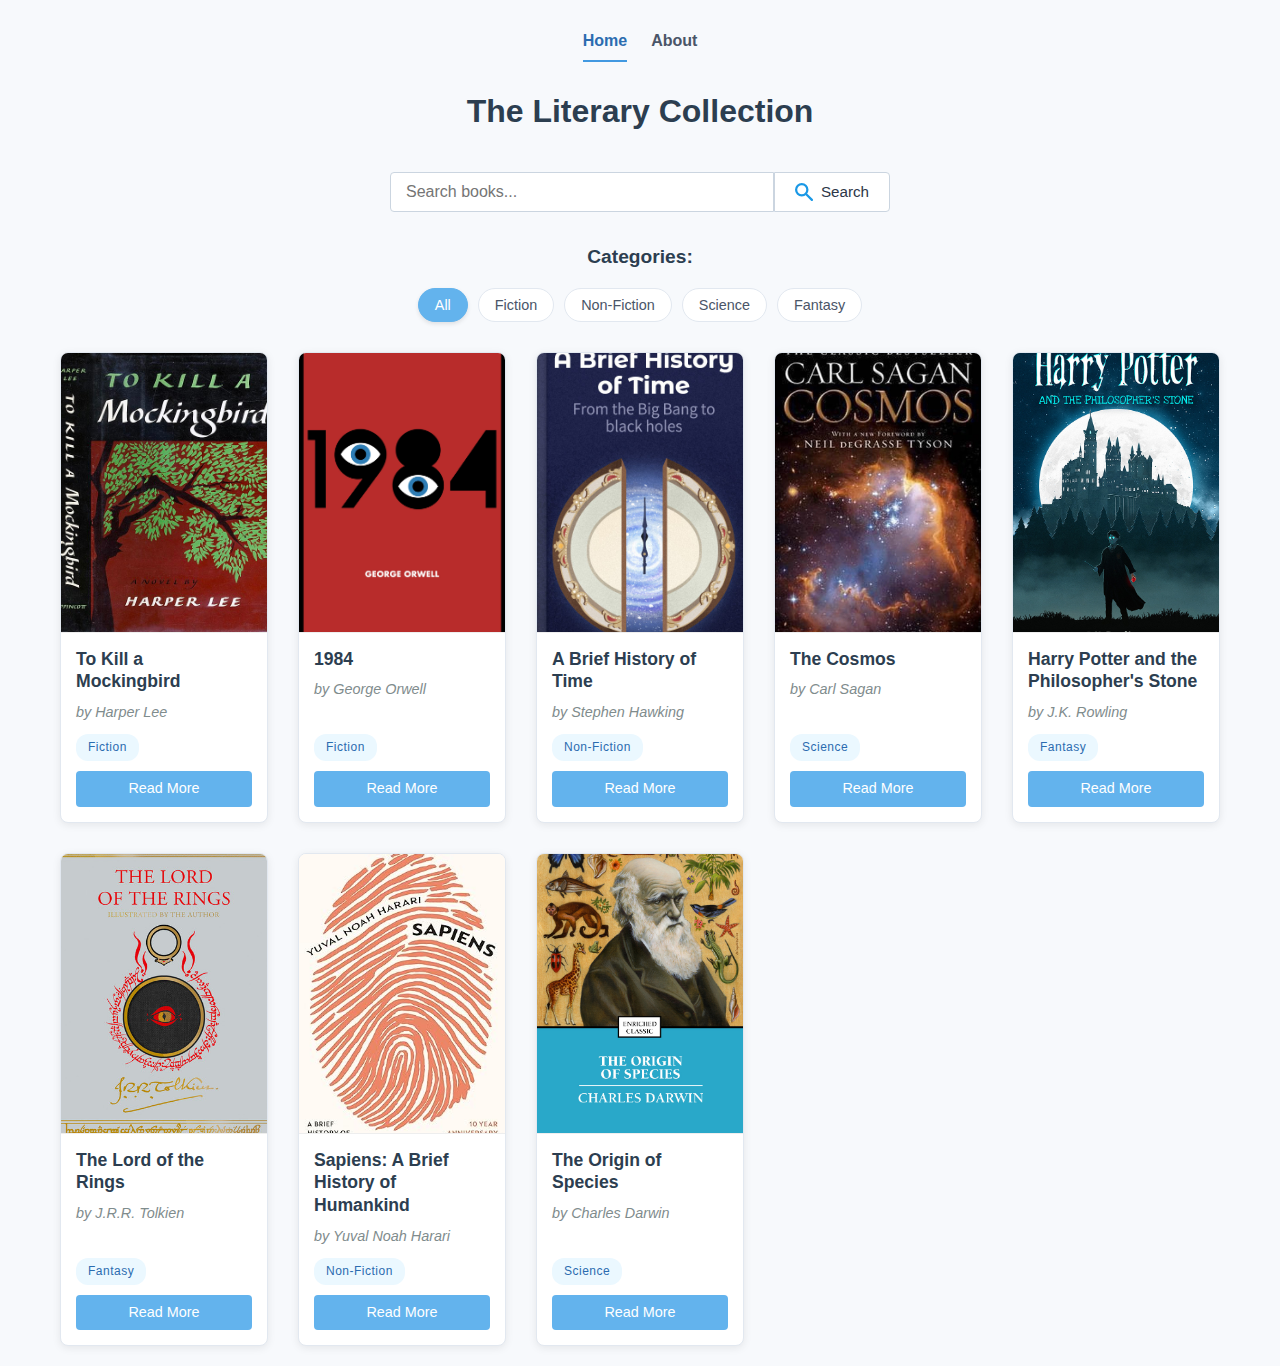
<file: index.html>
<!DOCTYPE html>
<html lang="en">
<head>
    <meta charset="UTF-8">
    <meta name="viewport" content="width=device-width, initial-scale=1.0">
    <title>The Literary Collection</title>
    <link rel="icon" href="images/favicon.png" type="image/png">
    <link rel="stylesheet" href="styles.css">
</head>
<body>
    <div class="container" style="width: 100%;">
        <header class="main-header">
            <nav class="main-nav">
                <a href="index.html" class="nav-link active">Home</a>
                <a href="info.html" class="nav-link">About</a>
            </nav>
            <h1>The Literary Collection</h1>
            <div class="search-container">
                <input type="text" id="search-input" placeholder="Search books...">
                <button id="search-button" aria-label="Search">
                    <img src="images/icons/search.svg" alt="" class="search-icon">
                    <span>Search</span>
                </button>
            </div>
        </header>

        <!-- Category filters -->
        <div class="filter-container">
            <h2>Categories:</h2>
            <div class="filter-buttons">
                <button class="filter-btn active" data-category="all">All</button>
                <button class="filter-btn" data-category="fiction">Fiction</button>
                <button class="filter-btn" data-category="non-fiction">Non-Fiction</button>
                <button class="filter-btn" data-category="science">Science</button>
                <button class="filter-btn" data-category="fantasy">Fantasy</button>
            </div>
        </div>

        <!-- Books container -->
        <div class="books-container" id="books-container">
            <!-- Books will be loaded here -->
        </div>
    </div>

    <script src="script.js"></script>
</body>
</html>
</file>
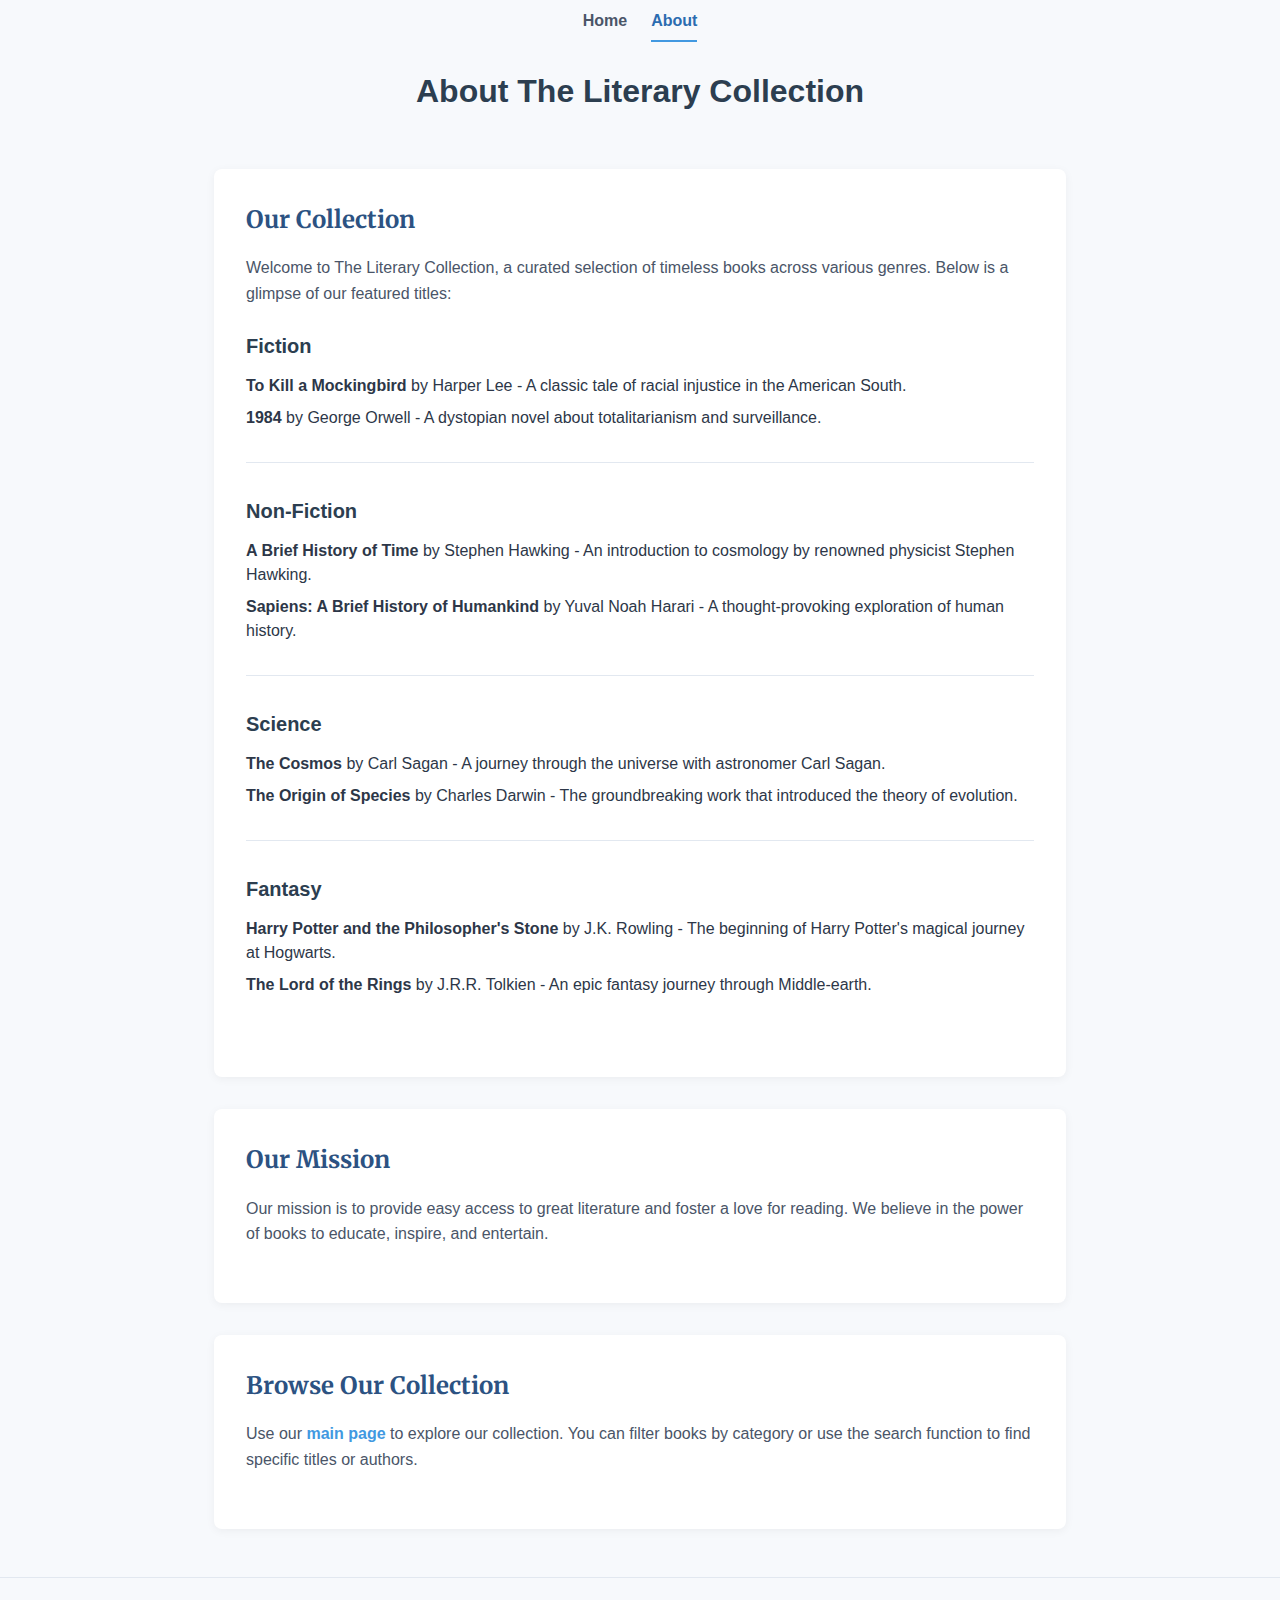
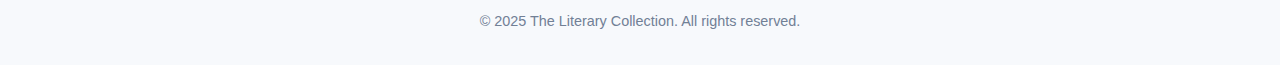
<file: info.html>
<!DOCTYPE html>
<html lang="en">
<head>
    <meta charset="UTF-8">
    <meta name="viewport" content="width=device-width, initial-scale=1.0">
    <title>About The Literary Collection</title>
    <link rel="stylesheet" href="styles.css">
    <link rel="preconnect" href="https://fonts.googleapis.com">
    <link rel="preconnect" href="https://fonts.gstatic.com" crossorigin>
    <link href="https://fonts.googleapis.com/css2?family=Merriweather:wght@400;700&family=Open+Sans:wght@400;600&display=swap" rel="stylesheet">
</head>
<body>
    <header class="main-header">
        <nav class="main-nav">
            <a href="index.html" class="nav-link">Home</a>
            <a href="info.html" class="nav-link active">About</a>
        </nav>
        <h1>About The Literary Collection</h1>
    </header>

    <main class="info-container">
        <div id="book-details" class="book-details">
            <!-- Book details will be dynamically inserted here -->
        </div>

        <div id="about-content">
            <section class="info-section">
                <h2>Our Collection</h2>
                <p>Welcome to The Literary Collection, a curated selection of timeless books across various genres. Below is a glimpse of our featured titles:</p>
                
                <div class="collection-category">
                    <h3>Fiction</h3>
                    <ul>
                        <li><strong>To Kill a Mockingbird</strong> by Harper Lee - A classic tale of racial injustice in the American South.</li>
                        <li><strong>1984</strong> by George Orwell - A dystopian novel about totalitarianism and surveillance.</li>
                    </ul>
                </div>
                
                <div class="collection-category">
                    <h3>Non-Fiction</h3>
                    <ul>
                        <li><strong>A Brief History of Time</strong> by Stephen Hawking - An introduction to cosmology by renowned physicist Stephen Hawking.</li>
                        <li><strong>Sapiens: A Brief History of Humankind</strong> by Yuval Noah Harari - A thought-provoking exploration of human history.</li>
                    </ul>
                </div>
                
                <div class="collection-category">
                    <h3>Science</h3>
                    <ul>
                        <li><strong>The Cosmos</strong> by Carl Sagan - A journey through the universe with astronomer Carl Sagan.</li>
                        <li><strong>The Origin of Species</strong> by Charles Darwin - The groundbreaking work that introduced the theory of evolution.</li>
                    </ul>
                </div>
                
                <div class="collection-category">
                    <h3>Fantasy</h3>
                    <ul>
                        <li><strong>Harry Potter and the Philosopher's Stone</strong> by J.K. Rowling - The beginning of Harry Potter's magical journey at Hogwarts.</li>
                        <li><strong>The Lord of the Rings</strong> by J.R.R. Tolkien - An epic fantasy journey through Middle-earth.</li>
                    </ul>
                </div>
            </section>

            <section class="info-section">
                <h2>Our Mission</h2>
                <p>Our mission is to provide easy access to great literature and foster a love for reading. We believe in the power of books to educate, inspire, and entertain.</p>
            </section>

            <section class="info-section">
                <h2>Browse Our Collection</h2>
                <p>Use our <a href="index.html" class="text-link">main page</a> to explore our collection. You can filter books by category or use the search function to find specific titles or authors.</p>
            </section>
        </div>
    </main>
    
    <script>
        // Define the books array directly here
        const books = [
            {
                id: 1,
                title: "To Kill a Mockingbird",
                author: "Harper Lee",
                category: "fiction",
                cover: "images/To_Kill_a_Mockingbird.jpg",
                shortDescription: "A classic tale of racial injustice in the American South."
            },
            {
                id: 2,
                title: "1984",
                author: "George Orwell",
                category: "fiction",
                cover: "images/1984.jpg",
                shortDescription: "A dystopian novel about totalitarianism and surveillance."
            },
            {
                id: 3,
                title: "A Brief History of Time",
                author: "Stephen Hawking",
                category: "non-fiction",
                cover: "images/A_Brief_History_of_Time.jpg",
                shortDescription: "An introduction to cosmology by renowned physicist Stephen Hawking."
            },
            {
                id: 4,
                title: "The Cosmos",
                author: "Carl Sagan",
                category: "science",
                cover: "images/cosmos.jpg",
                shortDescription: "A journey through the universe with astronomer Carl Sagan."
            },
            {
                id: 5,
                title: "Harry Potter and the Philosopher's Stone",
                author: "J.K. Rowling",
                category: "fantasy",
                cover: "images/harry_potter_and_the_philosopher_stone.jpg",
                shortDescription: "The beginning of Harry Potter's magical journey at Hogwarts."
            },
            {
                id: 6,
                title: "The Lord of the Rings",
                author: "J.R.R. Tolkien",
                category: "fantasy",
                cover: "images/the-lord-of-the-rings.jpg",
                shortDescription: "An epic fantasy journey through Middle-earth."
            },
            {
                id: 7,
                title: "Sapiens: A Brief History of Humankind",
                author: "Yuval Noah Harari",
                category: "non-fiction",
                cover: "images/sapiens.jpg",
                shortDescription: "A thought-provoking exploration of human history."
            },
            {
                id: 8,
                title: "The Origin of Species",
                author: "Charles Darwin",
                category: "science",
                cover: "images/the_origin_of_species.jpg",
                shortDescription: "The groundbreaking work that introduced the theory of evolution."
            }
        ];

        // Get book ID from URL parameters
        const urlParams = new URLSearchParams(window.location.search);
        const bookId = urlParams.get('bookId');

        if (bookId) {
            // Hide about content when showing book details
            document.getElementById('about-content').style.display = 'none';
            
            // Find the book by ID
            const book = books.find(b => b.id === parseInt(bookId));
            
            if (book) {
                displayBookDetails(book);
            } else {
                showBookNotFound();
            }
        }

        function displayBookDetails(book) {
            const bookDetails = document.getElementById('book-details');
            bookDetails.innerHTML = `
                <div class="book-detail-container">
                    <div class="book-cover-large">
                        <img src="${book.cover}" alt="${book.title}" class="book-detail-cover" loading="lazy">
                    </div>
                    <div class="book-info-detail">
                        <h1>${book.title}</h1>
                        <p class="book-author">by ${book.author}</p>
                        <span class="book-category">${book.category}</span>
                        <div class="book-actions">
                            <a href="#" class="read-book-btn">Read the Book Here</a>
                        </div>
                        <div class="book-description">
                            <h3>About the Book</h3>
                            <p>${book.shortDescription}</p>
                        </div>
                        <a href="index.html" class="back-to-collection">← Back to Collection</a>
                    </div>
                </div>
            `;
        }

        function showBookNotFound() {
            const bookDetails = document.getElementById('book-details');
            bookDetails.innerHTML = `
                <div class="book-not-found">
                    <h2>Book Not Found</h2>
                    <p>We couldn't find the book you're looking for.</p>
                    <a href="index.html" class="back-to-collection">← Back to Collection</a>
                </div>
            `;
        }
    </script>

    <footer class="main-footer">
        <p>&copy; 2025 The Literary Collection. All rights reserved.</p>
    </footer>

    <script src="script.js"></script>
</body>
</html>
</file>
<file: styles.css>
/* Reset and basic styles */
* {
    margin: 0;
    padding: 0;
    box-sizing: border-box;
    font-family: 'Arial', sans-serif;
}

body {
    background-color: #f7f9fc;
    color: #2d3748;
    position: relative;
    overflow-x: hidden;
    line-height: 1.6;
}

.container {
    max-width: 1200px;
    margin: 0 auto;
    padding: 20px;
}

/* Header styles */
header {
    display: flex;
    flex-direction: column;
    align-items: center;
    margin-bottom: 30px;
    text-align: center;
}

h1 {
    color: #2c3e50;
    margin-bottom: 20px;
}

.search-container {
    display: flex;
    margin-top: 15px;
    width: 100%;
    max-width: 500px;
}

#search-input {
    padding: 10px 15px;
    border: 1px solid #cbd5e0;
    border-radius: 4px 0 0 4px;
    width: 100%;
    font-size: 16px;
    background-color: #ffffff;
    transition: border-color 0.2s;
}

#search-input:focus {
    outline: none;
    border-color: #4299e1;
    box-shadow: 0 0 0 1px #4299e1;
}

#search-button {
    background-color: white;
    color: #2d3748;
    border: 1px solid #cbd5e0;
    border-radius: 0 4px 4px 0;
    padding: 8px 18px;
    cursor: pointer;
    transition: all 0.2s ease;
    display: flex;
    align-items: center;
    justify-content: center;
    gap: 8px;
    font-weight: 600;
    font-size: 0.95rem;
}

#search-button:hover {
    background-color: #f7fafc;
    color: #1a365d;
    border-color: #4299e1;
    transform: translateY(-1px);
    box-shadow: 0 2px 6px rgba(0, 0, 0, 0.1);
}

/* Search icon color */
#search-button .search-icon {
    filter: invert(43%) sepia(93%) saturate(1207%) hue-rotate(176deg) brightness(96%) contrast(87%);
    transition: filter 0.2s ease;
}

#search-button:hover .search-icon {
    filter: invert(23%) sepia(93%) saturate(1207%) hue-rotate(176deg) brightness(96%) contrast(87%);
}

/* Category filter styles */
.filter-container {
    margin-bottom: 30px;
    text-align: center;
}

.filter-container h2 {
    font-size: 1.2rem;
    margin-bottom: 15px;
    color: #2c3e50;
}

.filter-buttons {
    display: flex;
    flex-wrap: wrap;
    justify-content: center;
    gap: 10px;
}

.filter-btn {
    padding: 8px 16px;
    background-color: #ffffff;
    border: 1px solid #e2e8f0;
    border-radius: 20px;
    cursor: pointer;
    transition: all 0.2s ease;
    color: #4a5568;
    font-size: 0.9rem;
}

.filter-btn:hover {
    background-color: #ebf8ff; /* Lighter blue for hover */
    border-color: #90cdf4;
    color: #2b6cb0;
}

.filter-btn.active {
    background-color: #63b3ed; /* Lighter blue */
    color: white;
    border-color: #63b3ed;
    box-shadow: 0 2px 4px rgba(0, 0, 0, 0.1);
}

/* Smooth transition for all buttons */
button {
    transition: all 0.2s ease;
}

/* Books container styles */
.books-container {
    display: grid;
    grid-template-columns: repeat(auto-fill, minmax(200px, 1fr));
    gap: 30px;
}

.book-card {
    background-color: #ffffff;
    border-radius: 8px;
    box-shadow: 0 2px 8px rgba(0, 0, 0, 0.08);
    overflow: hidden;
    transition: all 0.3s ease;
    position: relative;
    display: flex;
    flex-direction: column;
    height: 100%;
    border: 1px solid #e2e8f0;
}

.book-card:hover {
    transform: translateY(-3px);
    box-shadow: 0 4px 12px rgba(0, 0, 0, 0.12);
    border-color: #cbd5e0;
}

.book-cover {
    width: 100%;
    height: 280px;
    object-fit: cover;
    border-bottom: 1px solid #eee;
    flex-shrink: 0;
}

.book-info {
    padding: 15px;
    flex-grow: 1;
    display: flex;
    flex-direction: column;
}

.book-title {
    font-weight: bold;
    font-size: 1.1rem;
    margin-bottom: 8px;
    color: #2c3e50;
    line-height: 1.3;
}

.book-author {
    color: #7f8c8d;
    font-size: 0.9rem;
    margin-bottom: 10px;
    font-style: italic;
}

.read-more-btn {
    display: inline-block;
    margin-top: 10px;
    padding: 6px 16px;
    background-color: #63b3ed;
    color: white;
    text-decoration: none;
    border-radius: 4px;
    font-size: 0.9rem;
    font-weight: 500;
    transition: all 0.2s ease;
    border: none;
    cursor: pointer;
    text-align: center;
}

.read-more-btn:hover {
    background-color: #4299e1;
    transform: translateY(-1px);
    box-shadow: 0 2px 4px rgba(0, 0, 0, 0.1);
}

.book-category {
    font-size: 0.75rem;
    background-color: #ebf8ff;
    color: #2b6cb0;
    padding: 4px 12px;
    border-radius: 12px;
    display: inline-block;
    margin-top: auto;
    align-self: flex-start;
    font-weight: 500;
    text-transform: capitalize;
    letter-spacing: 0.5px;
}

.read-more {
    margin-top: 10px;
    background-color: #F2FCB2;
    color: #5D4037;
    border: none;
    padding: 5px 10px;
    border-radius: 4px;
    cursor: pointer;
    transition: background-color 0.3s;
}

.read-more:hover {
    background-color: #E6E2AF;
}

/* Book hover info styles - Removed overlay effect */
.book-hover-info {
    display: none; /* Hide the hover info completely */
}

.hover-title {
    font-size: 1.1rem;
    margin-bottom: 10px;
    font-weight: bold;
}

.hover-description {
    font-size: 0.9rem;
    overflow: hidden;
    display: -webkit-box;
    -webkit-line-clamp: 5;
    line-clamp: 5;
    -webkit-box-orient: vertical;
}


/* Collection Categories */
.collection-category {
    margin-bottom: 2rem;
    padding-bottom: 1.5rem;
    border-bottom: 1px solid #e2e8f0;
}

.collection-category:last-child {
    border-bottom: none;
    margin-bottom: 1rem;
}

.collection-category h3 {
    color: #2c3e50;
    margin-bottom: 0.75rem;
    font-size: 1.25rem;
    font-weight: 600;
}

.collection-category ul {
    list-style-type: none;
    padding-left: 0;
}

.collection-category li {
    margin-bottom: 0.5rem;
    line-height: 1.5;
}

/* Info Page Styles */
.info-container {
    max-width: 900px;
    margin: 2rem auto;
    padding: 0 1.5rem;
}

.info-section {
    background: white;
    border-radius: 8px;
    padding: 2rem;
    margin-bottom: 2rem;
    box-shadow: 0 2px 10px rgba(0, 0, 0, 0.05);
}

.info-section h2 {
    color: #2c5282;
    margin-top: 0;
    margin-bottom: 1rem;
    font-family: 'Merriweather', serif;
    font-weight: 700;
}

.info-section p {
    color: #4a5568;
    line-height: 1.6;
    margin-bottom: 1.5rem;
}

.text-link {
    color: #4299e1;
    text-decoration: none;
    font-weight: 600;
    transition: color 0.2s;
}

.text-link:hover {
    color: #2b6cb0;
    text-decoration: underline;
}

/* Navigation */
.main-nav {
    display: flex;
    gap: 1.5rem;
    margin-bottom: 1.5rem;
}

.nav-link {
    color: #4a5568;
    text-decoration: none;
    font-weight: 600;
    padding: 0.5rem 0;
    position: relative;
    transition: color 0.2s;
}

.nav-link:hover {
    color: #2b6cb0;
}

.nav-link.active {
    color: #2b6cb0;
}

.nav-link.active::after {
    content: '';
    position: absolute;
    bottom: 0;
    left: 0;
    width: 100%;
    height: 2px;
    background-color: #4299e1;
}

/* Book Details Page */
.book-detail-container {
    display: flex;
    gap: 3rem;
    background: white;
    border-radius: 8px;
    padding: 2.5rem;
    box-shadow: 0 4px 12px rgba(0, 0, 0, 0.08);
}

.book-cover-large {
    flex: 0 0 300px;
    box-shadow: 0 4px 12px rgba(0, 0, 0, 0.1);
    border-radius: 4px;
    overflow: hidden;
}

.book-detail-cover {
    width: 100%;
    height: auto;
    display: block;
}

.book-info-detail {
    flex: 1;
}

.book-info-detail h1 {
    font-size: 2.2rem;
    margin: 0 0 0.5rem 0;
    color: #2d3748;
    font-family: 'Merriweather', serif;
}

.book-info-detail .book-author {
    font-size: 1.2rem;
    color: #4a5568;
    margin-bottom: 1.5rem;
}

.book-actions {
    margin: 1.5rem 0;
}

.read-book-btn {
    display: inline-block;
    background-color: #48bb78;
    color: white;
    text-decoration: none;
    padding: 0.75rem 1.5rem;
    border-radius: 4px;
    font-weight: 600;
    transition: all 0.2s ease;
    text-align: center;
    box-shadow: 0 2px 4px rgba(0, 0, 0, 0.1);
}

.read-book-btn:hover {
    background-color: #38a169;
    transform: translateY(-1px);
    box-shadow: 0 4px 8px rgba(0, 0, 0, 0.15);
}

.book-info-detail .book-category {
    display: inline-block;
    background: #ebf8ff;
    color: #2b6cb0;
    padding: 0.25rem 0.75rem;
    border-radius: 12px;
    font-size: 0.85rem;
    font-weight: 600;
    margin-bottom: 1.5rem;
}

.book-description {
    margin: 2rem 0;
    line-height: 1.7;
    color: #4a5568;
}

.book-description h3 {
    color: #2d3748;
    margin: 2rem 0 1rem 0;
    font-size: 1.4rem;
}

.back-to-collection {
    display: inline-block;
    color: #4299e1;
    text-decoration: none;
    font-weight: 600;
    margin-top: 1rem;
    transition: color 0.2s;
}

.back-to-collection:hover {
    color: #2b6cb0;
    text-decoration: underline;
}

.book-not-found {
    text-align: center;
    padding: 4rem 2rem;
    background: white;
    border-radius: 8px;
    box-shadow: 0 4px 12px rgba(0, 0, 0, 0.08);
}

.book-not-found h2 {
    color: #2d3748;
    margin-bottom: 1rem;
}

.book-not-found p {
    color: #4a5568;
    margin-bottom: 2rem;
}

/* Responsive styles for book details */
@media (max-width: 900px) {
    .book-detail-container {
        flex-direction: column;
        padding: 1.5rem;
    }
    
    .book-cover-large {
        flex: 0 0 auto;
        max-width: 300px;
        margin: 0 auto 2rem auto;
    }
    
    .book-info-detail h1 {
        font-size: 1.8rem;
    }
}

/* Footer */
.main-footer {
    text-align: center;
    padding: 2rem 1rem;
    margin-top: 3rem;
    color: #718096;
    font-size: 0.9rem;
    border-top: 1px solid #e2e8f0;
}

/* Responsive styles */
@media (max-width: 768px) {
    .books-container {
        grid-template-columns: repeat(auto-fill, minmax(150px, 1fr));
        gap: 20px;
    }
    
    .book-cover {
        height: 200px;
    }
    

    
    .filter-btn {
        padding: 6px 12px;
        font-size: 0.9rem;
    }
}

@media (max-width: 480px) {
    .books-container {
        grid-template-columns: repeat(auto-fill, minmax(130px, 1fr));
        gap: 15px;
    }
    
    .book-cover {
        height: 180px;
    }
    
    .book-info {
        padding: 10px;
    }
    
    .book-title {
        font-size: 0.9rem;
    }
    
    .book-author {
        font-size: 0.8rem;
    }
}

/* Search button styles */
#search-button {
    display: flex;
    align-items: center;
    justify-content: center;
    gap: 8px;
    font-weight: 500;
    padding: 10px 20px;
    font-size: 0.95rem;
}

.search-icon {
    width: 18px;
    height: 18px;
    /* Make the SVG icon white to match the button text */
    filter: brightness(0) invert(1);
    /* Smooth transition for hover effects */
    transition: transform 0.2s ease;
}

/* Add a subtle hover effect on the icon */
#search-button:hover .search-icon {
    transform: scale(1.1);
}
</file>
